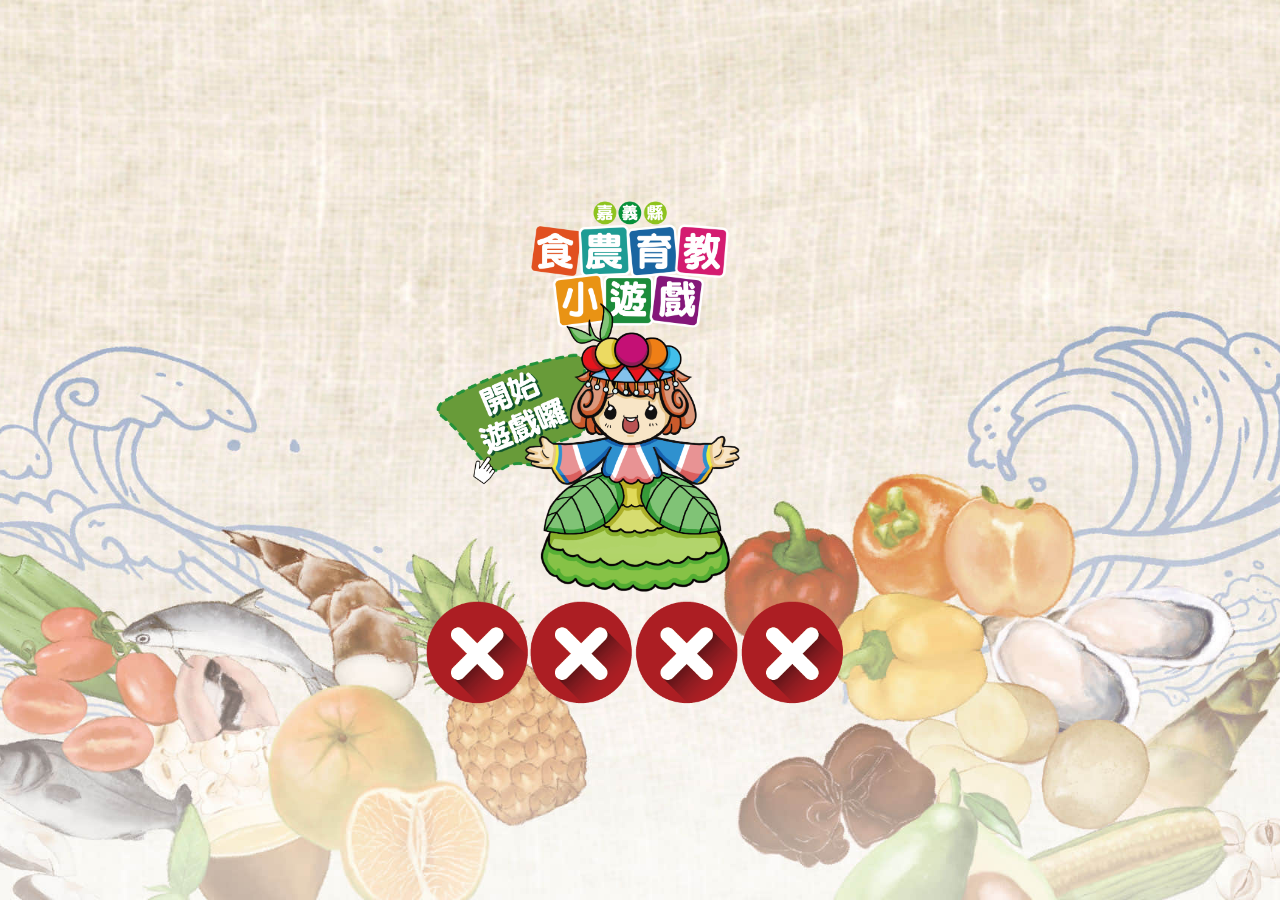
<file: index.html>
<!DOCTYPE html>
<html lang="en">
<head>
    <meta charset="UTF-8">
    <meta name="viewport" content="width=device-width, initial-scale=1.0">
    <meta http-equiv="X-UA-Compatible" content="ie=edge">
    <link rel="stylesheet" href="css/reset.css">
    <link rel="stylesheet" href="css/style.css">
    <link rel="stylesheet" href="css/index.css">
    <title>嘉義縣食農教育小遊戲</title>
</head>
<body>
    <div class="main_home">
        <svg xmlns="http://www.w3.org/2000/svg" xmlns:xlink="http://www.w3.org/1999/xlink" viewBox="0 0 1920 1600">
            <g id="home_1"><image width="294" height="294" transform="translate(836.4 45.84) scale(0.24)" xlink:href="image/home_1.png"/></g>
            <g id="home_2"><image width="294" height="294" transform="translate(912.48 45.84) scale(0.24)" xlink:href="image/home_2.png"/></g>
            <g id="home_3"><image width="294" height="294" transform="translate(989.28 45.84) scale(0.24)" xlink:href="image/home_3.png"/></g>
            <g id="home_4"><image width="632" height="632" transform="translate(648.72 121.44) scale(0.24)" xlink:href="image/home_4.png"/></g>
            <g id="home_5"><image width="660" height="660" transform="translate(792.24 118.08) scale(0.24)" xlink:href="image/home_5.png"/></g>
            <g id="home_6"><image width="673" height="673" transform="translate(937.68 116.4) scale(0.24)" xlink:href="image/home_6.png"/></g>
            <g id="home_7"><image width="681" height="681" transform="translate(1083.84 115.44) scale(0.24)" xlink:href="image/home_7.png"/></g>
            <g id="home_8"><image width="691" height="691" transform="translate(713.52 264.24) scale(0.24)" xlink:href="image/home_8.png"/></g>
            <g id="home_9"><image width="636" height="637" transform="translate(866.88 270.72) scale(0.24)" xlink:href="image/home_9.png"/></g>
            <g id="home_10"><image width="690" height="691" transform="translate(1007.04 264.24) scale(0.24)" xlink:href="image/home_10.png"/></g>
            <g id="home_11"><image width="1894" height="1496" transform="translate(361.44 508.08) scale(0.24)" xlink:href="image/home_11.png"/></g>
            <g id="home_14"><image width="275" height="348" transform="translate(473.04 820.08) scale(0.24)" xlink:href="image/home_14.png"/></g>
            <g id="home_15"><image width="1153" height="1153" transform="translate(409.38 315.61) scale(0.92)" xlink:href="image/home_15.png"/></g>
            <g id="home_12">
                <a href="info.html">
                    <image class="h1" width="1131" height="1039" xlink:href="image/home_12.png"/>
                    <image class="h2" width="1131" height="1040" xlink:href="image/home_13.png"/>
                </a>
            </g>
            <g id="home_16"><a href="#" target="_bank"><image width="335" height="335" transform="translate(330 1260) scale(0.92)" xlink:href="image/error.png"/></a></g>
            <g id="home_17"><a href="#" target="_bank"><image width="335" height="335" transform="translate(645 1260) scale(0.92)" xlink:href="image/error.png"/></a></g>
            <g id="home_18"><a href="#" target="_bank"><image width="335" height="335" transform="translate(965 1260) scale(0.92)" xlink:href="image/error.png"/></a></g>
            <g id="home_19"><a href="#" target="_bank"><image width="335" height="335" transform="translate(1285 1260) scale(0.92)" xlink:href="image/error.png"/></a></g>
        </svg>
    </div>
    <script src="js/jquery-3.5.1.min.js"></script>
    <script src="js/script.js"></script>
</body>
</html>
</file>
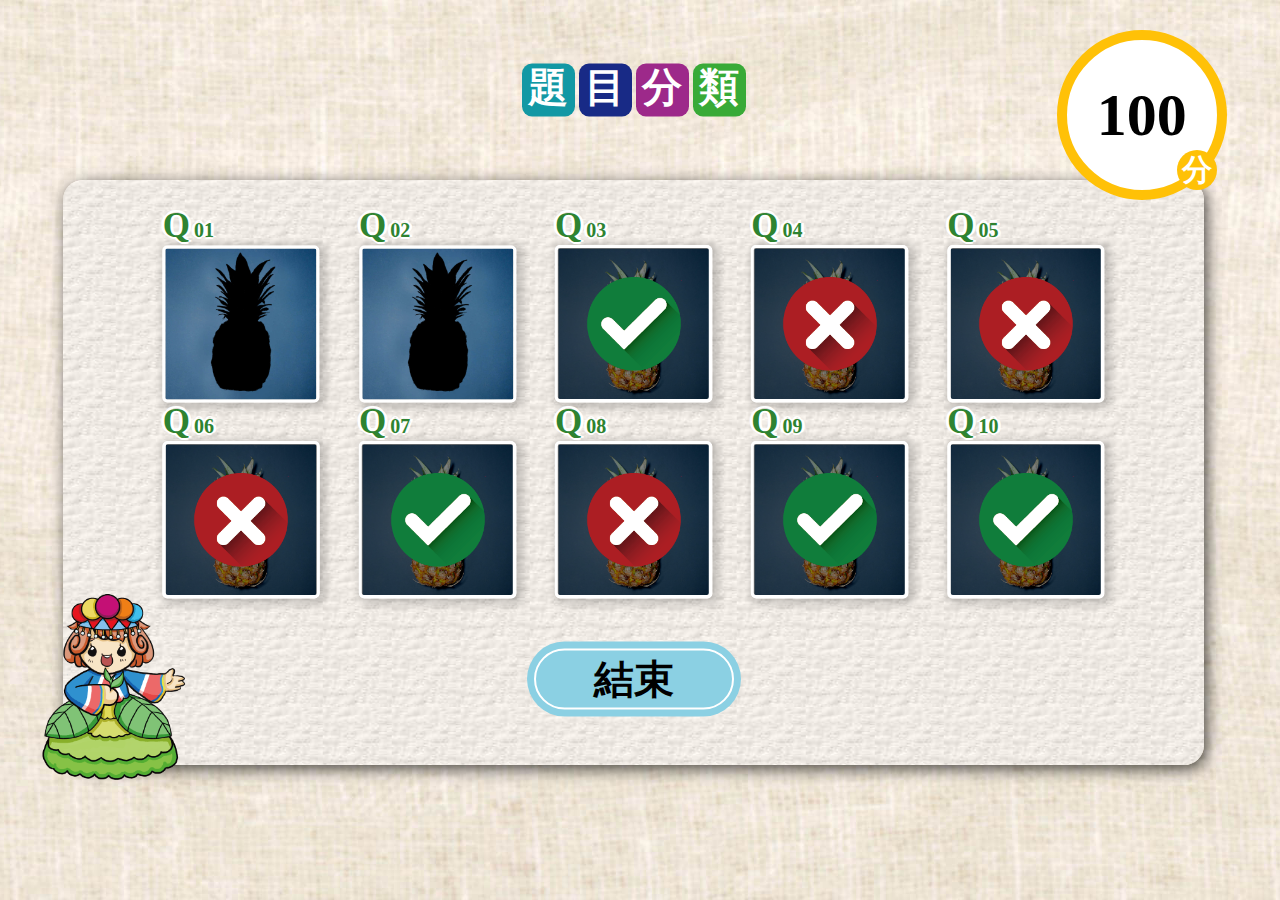
<file: category.html>
<!DOCTYPE html>
<html lang="en">
<head>
    <meta charset="UTF-8">
    <meta name="viewport" content="width=device-width, initial-scale=1.0">
    <meta http-equiv="X-UA-Compatible" content="ie=edge">
    <link rel="stylesheet" href="css/reset.css">
    <link rel="stylesheet" href="css/style.css">
    <link rel="stylesheet" href="css/category.css">
    <title>嘉義縣食農教育小遊戲 - 題目分類</title>
</head>
<body>
    <div class="main_category">
        <div class="title">
            <span>題</span>
            <span>目</span>
            <span>分</span>
            <span>類</span>
        </div>
        <div class="main_category-king">
            <div class="q"><img src="image/q2.png" alt=""></div>
            <div class="fraction">
                <p>100</p>
                <span>分</span>
            </div>
            <div class="question_list">
                <ul>
                    <li>
                        <a href="category_del.html">
                            <p>
                                <span>Q</span>
                                <span>01</span>
                            </p>
                            <img src="image/pic_b.jpg" alt="">
                        </a>
                    </li>
                    <li>
                        <a href="category_del.html">
                            <p>
                                <span>Q</span>
                                <span>02</span>
                            </p>
                            <img src="image/pic_b.jpg" alt="">
                        </a>
                    </li>
                    <li class="correct">
                        <p>
                            <span>Q</span>
                            <span>03</span>
                        </p>
                        <img src="image/pic.jpg" alt="">
                    </li>
                    <li class="error">
                        <p>
                            <span>Q</span>
                            <span>04</span>
                        </p>
                        <img src="image/pic.jpg" alt="">
                    </li>
                    <li class="error">
                        <p>
                            <span>Q</span>
                            <span>05</span>
                        </p>
                        <img src="image/pic.jpg" alt="">
                    </li>
                    <li class="error">
                        <p>
                            <span>Q</span>
                            <span>06</span>
                        </p>
                        <img src="image/pic.jpg" alt="">
                    </li>
                    <li class="correct">
                        <p>
                            <span>Q</span>
                            <span>07</span>
                        </p>
                        <img src="image/pic.jpg" alt="">
                    </li>
                    <li class="error">
                        <p>
                            <span>Q</span>
                            <span>08</span>
                        </p>
                        <img src="image/pic.jpg" alt="">
                    </li>
                    <li class="correct">
                        <p>
                            <span>Q</span>
                            <span>09</span>
                        </p>
                        <img src="image/pic.jpg" alt="">
                    </li class="error">
                    <li class="correct">
                        <p>
                            <span>Q</span>
                            <span>10</span>
                        </p>
                        <img src="image/pic.jpg" alt="">
                    </li>
                </ul>
                <div class="clear"></div>
                <div class="btnWa bul">
                    <button class="button" onclick="location.href='rank.html'">結束</button>
                </div>
            </div>
        </div>
    </div>
    <script src="js/jquery-3.5.1.min.js"></script>
    <script src="js/script.js"></script>
</body>
</html>
</file>
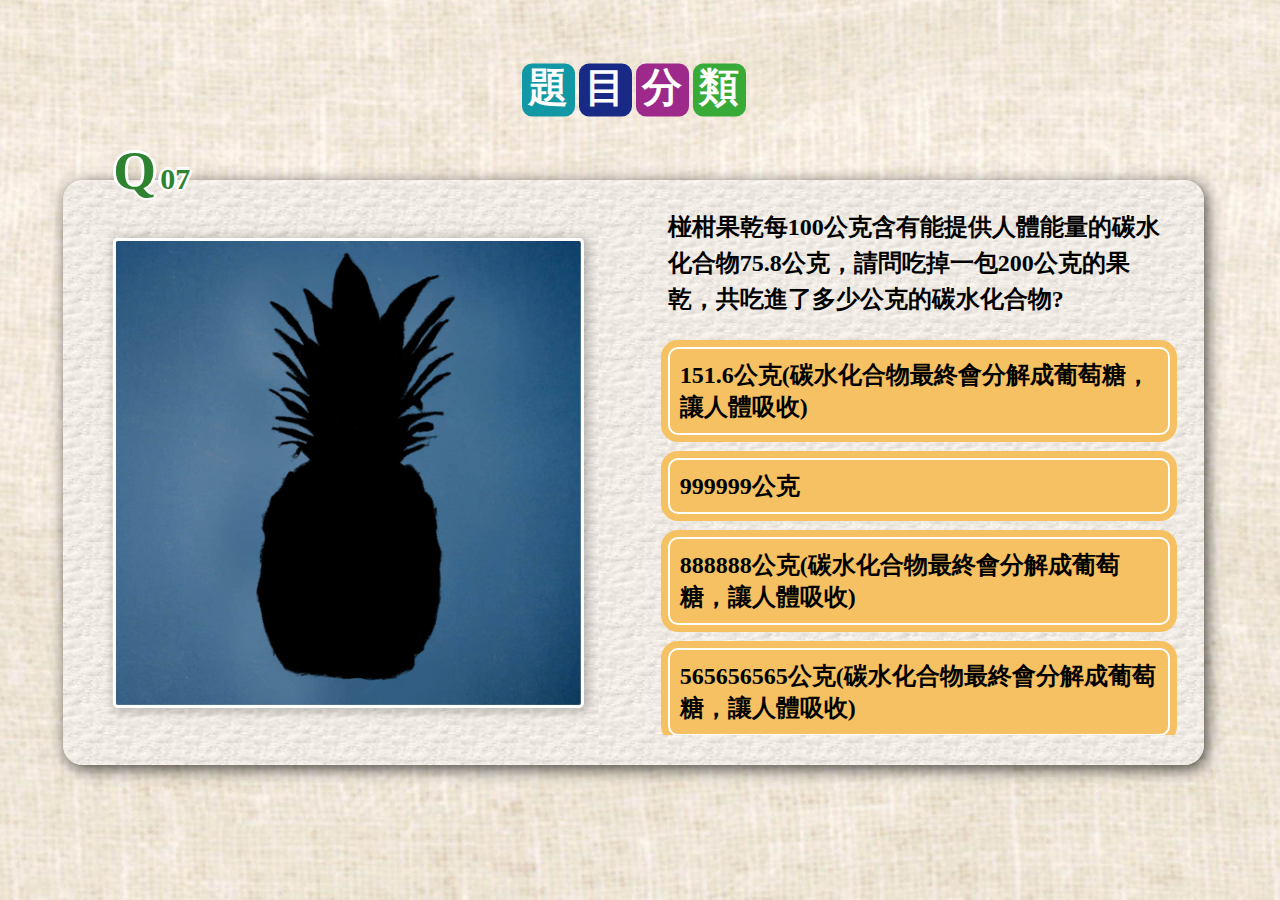
<file: category_del.html>
<!DOCTYPE html>
<html lang="en">
<head>
    <meta charset="UTF-8">
    <meta name="viewport" content="width=device-width, initial-scale=1.0">
    <meta http-equiv="X-UA-Compatible" content="ie=edge">
    <link rel="stylesheet" href="css/reset.css">
    <link rel="stylesheet" href="css/style.css">
    <link rel="stylesheet" href="css/category.css">
    <title>嘉義縣食農教育小遊戲 - 題目分類</title>
</head>
<body>
    <div class="main_category del">
        <div class="title">
            <span>題</span>
            <span>目</span>
            <span>分</span>
            <span>類</span>
        </div>
        <div class="main_category-king">
            <div class="category_left">
                <p>
                    <span>Q</span>
                    <span>07</span>
                </p>
                <div class="wrapper_3dImg">
                    <div class="card">
                        <div class="card-face card-front">
                            <img class="topic" src="image/pic_b.jpg" alt="">
                        </div>
                        <div class="card-face card-back img-4">
                            <div class="imgWa"><img class="ans" src="image/bg_home.jpg" alt=""></div>
                            <div class="imgWa"><img class="ans" src="image/q2.png" alt=""></div>
                            <div class="imgWa"><img class="ans" src="image/q2.png" alt=""></div>
                            <div class="imgWa"><img class="ans" src="image/bg_home.jpg" alt=""></div>
                        </div>
                    </div>
                </div>
            </div>
            <!-- multiple(多選), only(單選) -->
            <div class="category_right multiple">
                <div class="topicTitle">
                    椪柑果乾每100公克含有能提供人體能量的碳水化合物75.8公克，請問吃掉一包200公克的果乾，共吃進了多少公克的碳水化合物?
                </div>
                <div class="btnWa orange">
                    <button class="button">
                        151.6公克(碳水化合物最終會分解成葡萄糖，讓人體吸收)
                    </button>
                    <div class="seal">
                        <img class="correct" src="image/correct_seal.png" alt="">
                        <!-- <img class="error" src="image/error_seal.png" alt=""> -->
                    </div>
                </div>
                <div class="btnWa orange">
                    <button class="button">
                        999999公克
                    </button>
                    <div class="seal">
                        <!-- <img class="correct" src="image/correct_seal.png" alt=""> -->
                        <img class="error" src="image/error_seal.png" alt="">
                    </div>
                </div>
                <div class="btnWa orange">
                    <button class="button">
                        888888公克(碳水化合物最終會分解成葡萄糖，讓人體吸收)
                    </button>
                    <div class="seal">
                        <img class="correct" src="image/correct_seal.png" alt="">
                        <!-- <img class="error" src="image/error_seal.png" alt=""> -->
                    </div>
                </div>
                <div class="btnWa orange">
                    <button class="button">
                        565656565公克(碳水化合物最終會分解成葡萄糖，讓人體吸收)
                    </button>
                    <div class="seal">
                        <img class="correct" src="image/correct_seal.png" alt="">
                        <!-- <img class="error" src="image/error_seal.png" alt=""> -->
                    </div>
                </div>
                <div class="btnWa line_green ans_btn">
                    <button class="button">解答</button>
                </div>
                <div class="btnWa line_red error_border">
                    <button class="button" onclick="location.href='category.html'">下一題</button>
                </div>
            </div>
            <!-- <div class="btnWa line_green ans_btn">
                <button class="button">解答</button>
            </div>
            <div class="btnWa line_red error_border">
                <button class="button" onclick="location.href='category.html'">下一題</button>
            </div> -->
        </div>
    </div>
    <script src="js/jquery-3.5.1.min.js"></script>
    <script src="js/script.js"></script>
</body>
</html>
</file>
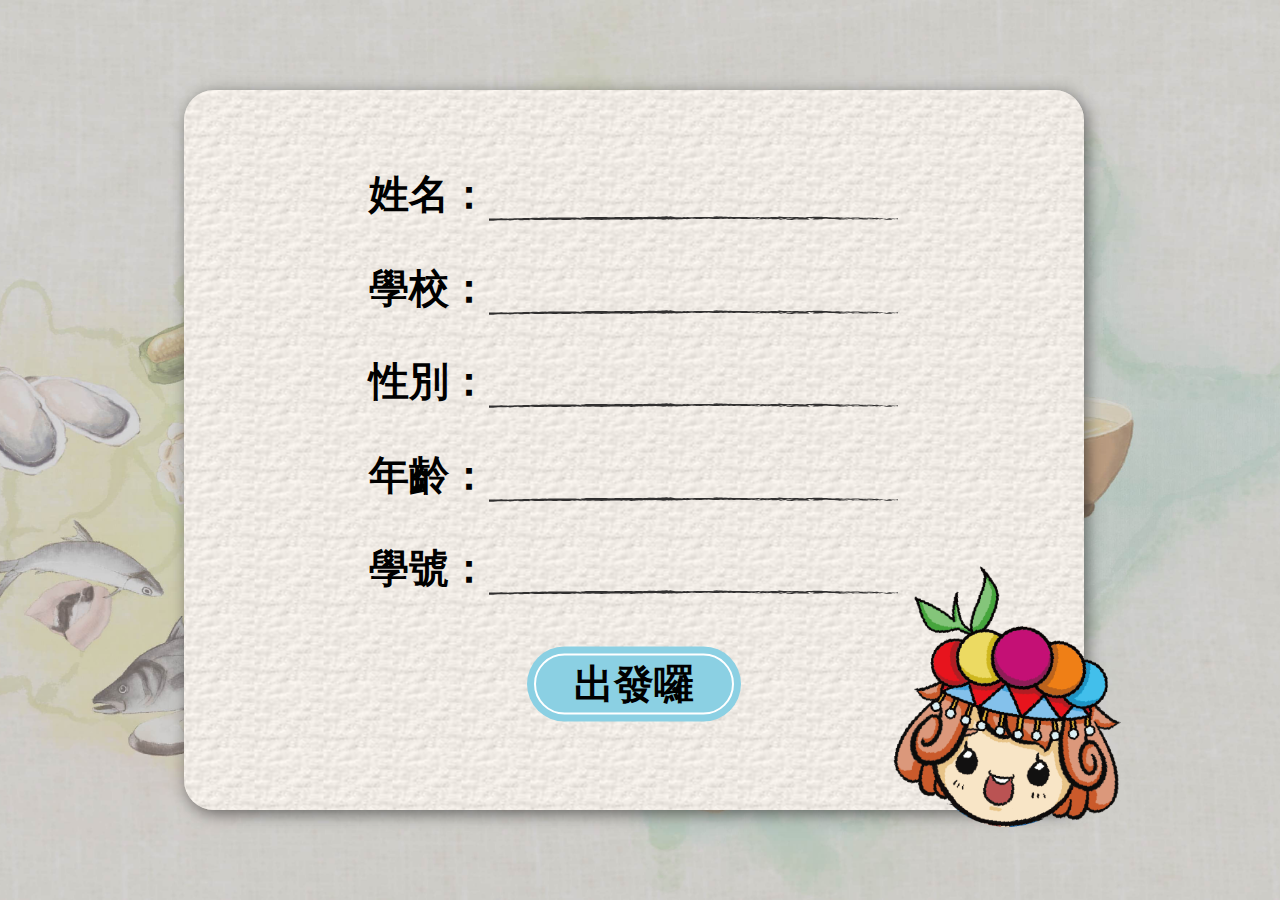
<file: info.html>
<!DOCTYPE html>
<html lang="en">
<head>
    <meta charset="UTF-8">
    <meta name="viewport" content="width=device-width, initial-scale=1.0">
    <meta http-equiv="X-UA-Compatible" content="ie=edge">
    <link rel="stylesheet" href="css/reset.css">
    <link rel="stylesheet" href="css/style.css">
    <link rel="stylesheet" href="css/info.css">
    <title>嘉義縣食農教育小遊戲 - 輸入資料</title>
</head>
<body>
    <div class="main_info">
        <div class="q1">
            <img src="image/q1.png" alt="">
        </div>
        <ul>
            <li>姓名：<span><input type="text"></span></li>
            <li>學校：<span><input type="text"></span></li>
            <li>性別：<span><input type="text"></span></li>
            <li>年齡：<span><input type="text"></span></li>
            <li>學號：<span><input type="text"></span></li>
        </ul>
        <div class="btnWa bul">
            <button class="button" onclick="location.href='role.html'">出發囉</button>
        </div>
    </div>
    <script src="js/jquery-3.5.1.min.js"></script>
    <script src="js/script.js"></script>
</body>
</html>
</file>
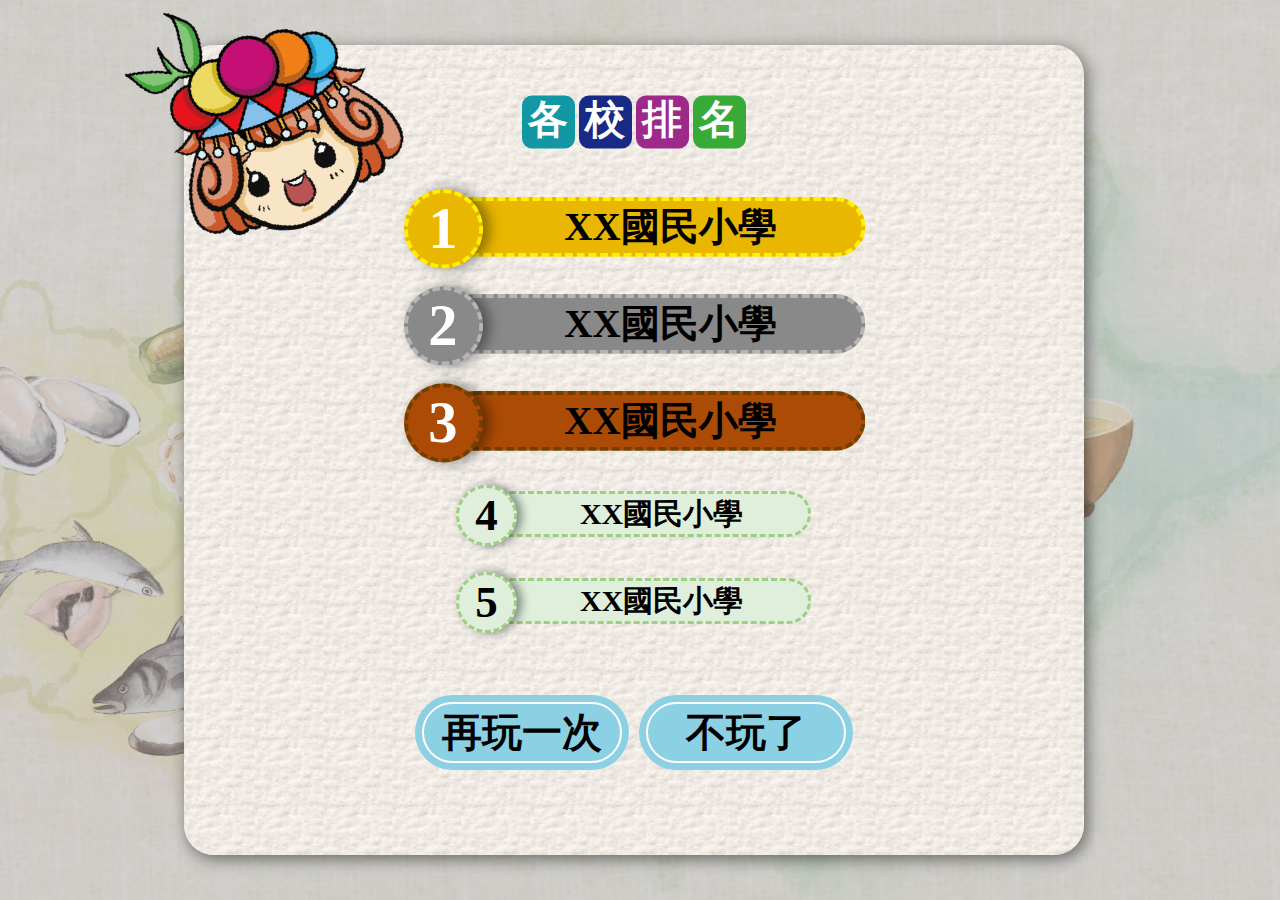
<file: rank.html>
<!DOCTYPE html>
<html lang="en">
<head>
    <meta charset="UTF-8">
    <meta name="viewport" content="width=device-width, initial-scale=1.0">
    <meta http-equiv="X-UA-Compatible" content="ie=edge">
    <link rel="stylesheet" href="css/reset.css">
    <link rel="stylesheet" href="css/style.css">
    <link rel="stylesheet" href="css/rank.css">
    <title>嘉義縣食農教育小遊戲 - 輸入資料</title>
</head>
<body>
    <div class="main_rank">
        <div class="title">
            <span>各</span>
            <span>校</span>
            <span>排</span>
            <span>名</span>
        </div>
        <div class="q1">
            <img src="image/q1.png" alt="">
        </div>
        <ul>
            <li><span>1</span><span>XX國民小學</span></li>
            <li><span>2</span><span>XX國民小學</span></li>
            <li><span>3</span><span>XX國民小學</span></li>
            <li><span>4</span><span>XX國民小學</span></li>
            <li><span>5</span><span>XX國民小學</span></li>
        </ul>
        <div class="btnWa bul">
            <button class="button" onclick="location.href='role.html'">再玩一次</button>
            <button class="button" onclick="location.href='index.html'">不玩了</button>
        </div>
    </div>
    <script src="js/jquery-3.5.1.min.js"></script>
    <script src="js/script.js"></script>
</body>
</html>
</file>
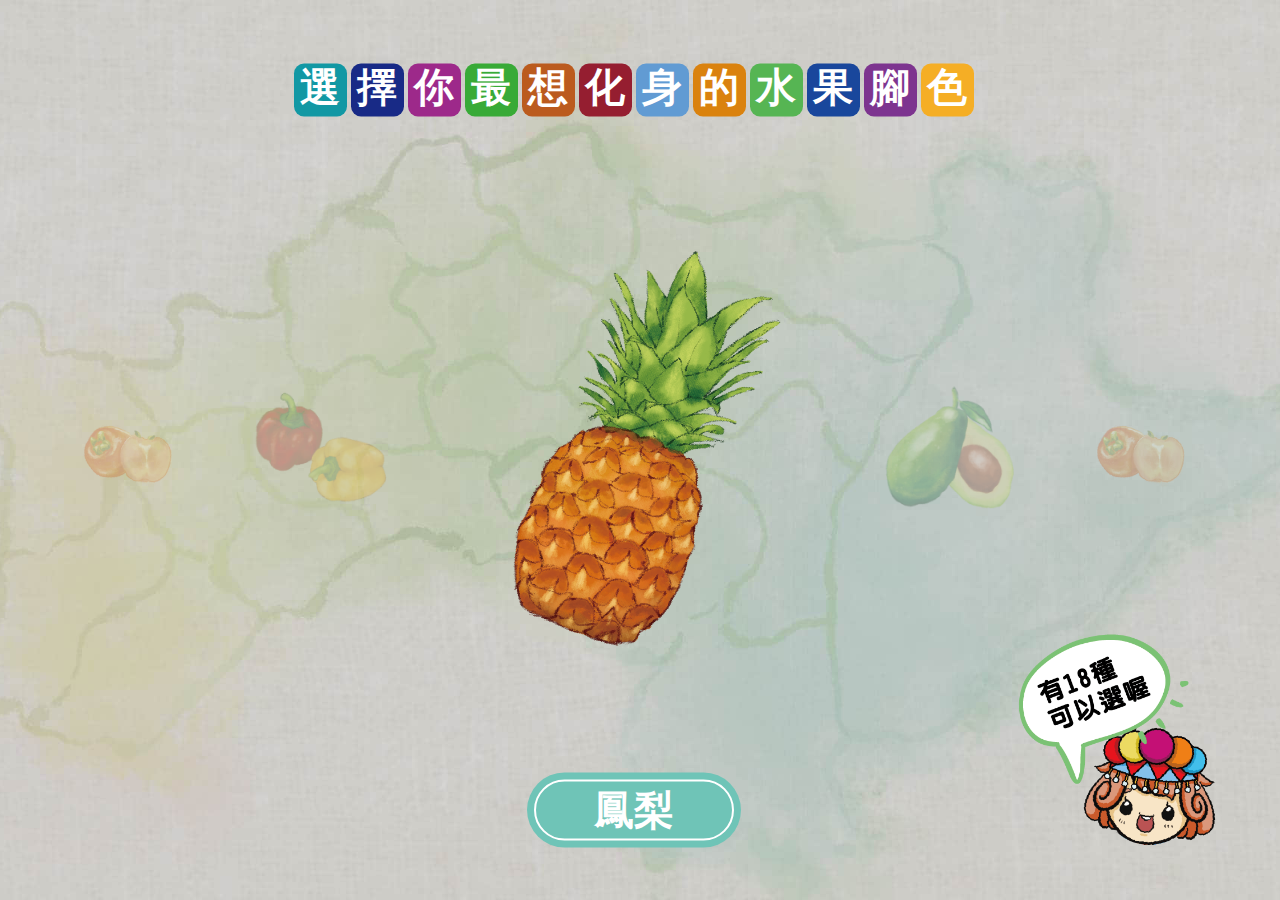
<file: role.html>
<!DOCTYPE html>
<html lang="en">
<head>
    <meta charset="UTF-8">
    <meta name="viewport" content="width=device-width, initial-scale=1.0">
    <meta http-equiv="X-UA-Compatible" content="ie=edge">
    <link rel="stylesheet" href="css/reset.css">
    <link rel="stylesheet" href="css/style.css">
    <link rel="stylesheet" href="css/role.css">
    <title>嘉義縣食農教育小遊戲 - 腳色選擇</title>
</head>
<body>
    <div class="main_role">
        <div class="title">
            <span>選</span>
            <span>擇</span>
            <span>你</span>
            <span>最</span>
            <span>想</span>
            <span>化</span>
            <span>身</span>
            <span>的</span>
            <span>水</span>
            <span>果</span>
            <span>腳</span>
            <span>色</span>
        </div>
        <div class="q3">
            <img src="image/q3.png" alt="">
        </div>
        <div class="main_role-king">
            <div class="carousel">
                <div class="htmleaf-container">
                    <div class="htmleaf-content">
                        <div id="vitrine" class="container">
                            <div data-desc="鳳梨">
                                <img src="image/fruit-1.png">
                            </div>
                            <div data-desc="酪梨">
                                <img src="image/fruit-2.png">
                            </div>
                            <div data-desc="柿子">
                                <img src="image/fruit-3.png">
                            </div>
                            <div data-desc="青椒">
                                <img src="image/fruit-4.png">
                            </div>
                            <div data-desc="鳳梨">
                                <img src="image/fruit-1.png">
                            </div>
                            <div data-desc="酪梨">
                                <img src="image/fruit-2.png">
                            </div>
                            <div data-desc="柿子">
                                <img src="image/fruit-3.png">
                            </div>
                            <div data-desc="青椒">
                                <img src="image/fruit-4.png">
                            </div>
                        </div>
                    </div>
                </div>
            </div>
        </div>
        <div class="btnWa tif">
            <button class="button" onclick="location.href='role_del.html'">鳳梨</button>
        </div>
    </div>
    <script src="js/jquery-3.5.1.min.js"></script>
    <script src="js/script.js"></script>
    <script src="js/jQuery.vitrine.js"></script>
</body>
</html>
</file>
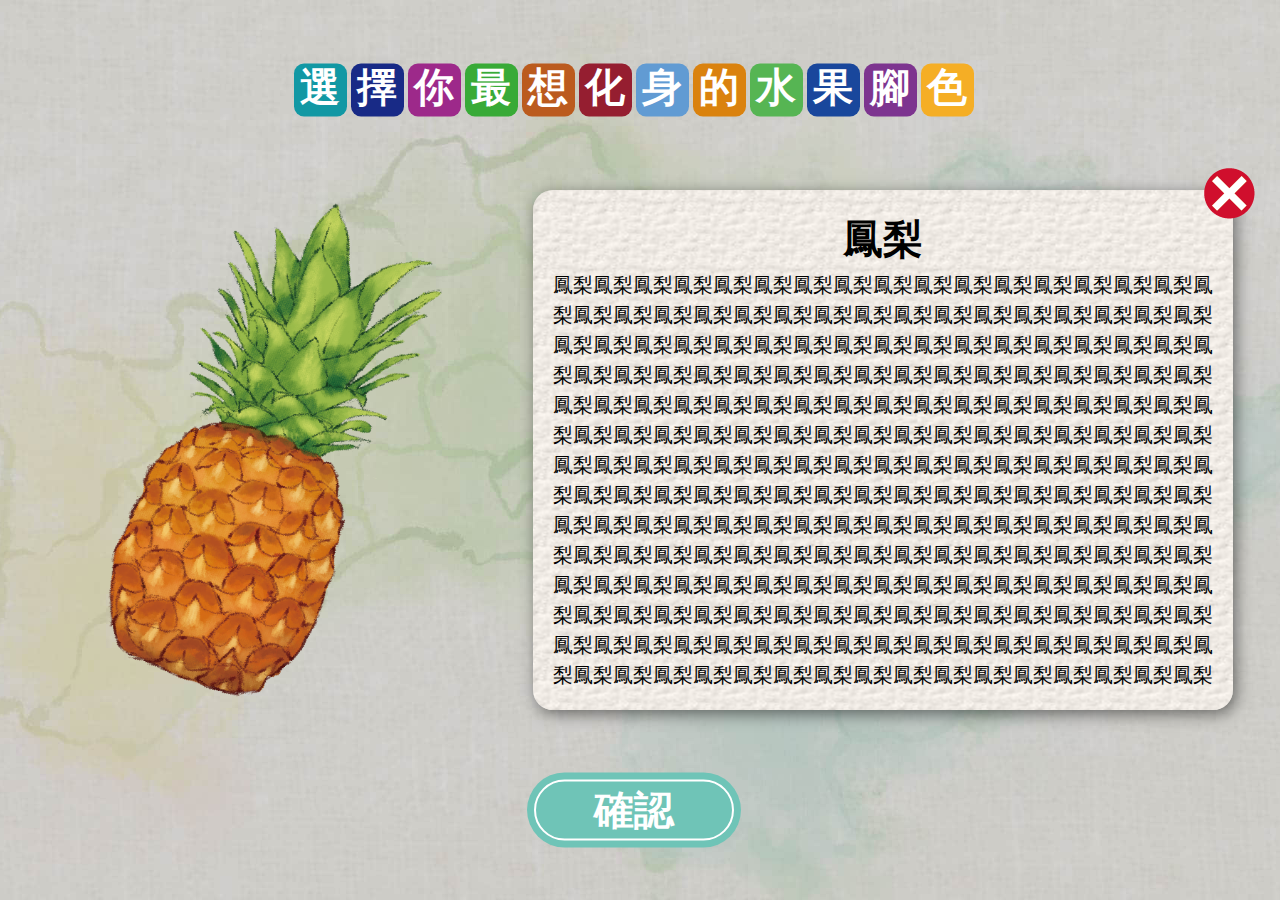
<file: role_del.html>
<!DOCTYPE html>
<html lang="en">
<head>
    <meta charset="UTF-8">
    <meta name="viewport" content="width=device-width, initial-scale=1.0">
    <meta http-equiv="X-UA-Compatible" content="ie=edge">
    <link rel="stylesheet" href="css/reset.css">
    <link rel="stylesheet" href="css/style.css">
    <link rel="stylesheet" href="css/role.css">
    <title>嘉義縣食農教育小遊戲 - 腳色說明</title>
</head>
<body>
    <div class="main_role">
        <div class="title">
            <span>選</span>
            <span>擇</span>
            <span>你</span>
            <span>最</span>
            <span>想</span>
            <span>化</span>
            <span>身</span>
            <span>的</span>
            <span>水</span>
            <span>果</span>
            <span>腳</span>
            <span>色</span>
        </div>
        <div class="main_role-king del">
            <div class="king-left">
                <div class="img"><img src="image/fruit-1.png" alt=""></div>
            </div>
            <div class="king-right">
                <div class="king-right--warp">
                    <a class="del_btn" href="role.html">
                        <img src="image/del_btn.png" alt="">
                    </a>
                    <div class="king-right--tltle">鳳梨</div>
                    <div class="king-right--cont">鳳梨鳳梨鳳梨鳳梨鳳梨鳳梨鳳梨鳳梨鳳梨鳳梨鳳梨鳳梨鳳梨鳳梨鳳梨鳳梨鳳梨鳳梨鳳梨鳳梨鳳梨鳳梨鳳梨鳳梨鳳梨鳳梨鳳梨鳳梨鳳梨鳳梨鳳梨鳳梨鳳梨鳳梨鳳梨鳳梨鳳梨鳳梨鳳梨鳳梨鳳梨鳳梨鳳梨鳳梨鳳梨鳳梨鳳梨鳳梨鳳梨鳳梨鳳梨鳳梨鳳梨鳳梨鳳梨鳳梨鳳梨鳳梨鳳梨鳳梨鳳梨鳳梨鳳梨鳳梨鳳梨鳳梨鳳梨鳳梨鳳梨鳳梨鳳梨鳳梨鳳梨鳳梨鳳梨鳳梨鳳梨鳳梨鳳梨鳳梨鳳梨鳳梨鳳梨鳳梨鳳梨鳳梨鳳梨鳳梨鳳梨鳳梨鳳梨鳳梨鳳梨鳳梨鳳梨鳳梨鳳梨鳳梨鳳梨鳳梨鳳梨鳳梨鳳梨鳳梨鳳梨鳳梨鳳梨鳳梨鳳梨鳳梨鳳梨鳳梨鳳梨鳳梨鳳梨鳳梨鳳梨鳳梨鳳梨鳳梨鳳梨鳳梨鳳梨鳳梨鳳梨鳳梨鳳梨鳳梨鳳梨鳳梨鳳梨鳳梨鳳梨鳳梨鳳梨鳳梨鳳梨鳳梨鳳梨鳳梨鳳梨鳳梨鳳梨鳳梨鳳梨鳳梨鳳梨鳳梨鳳梨鳳梨鳳梨鳳梨鳳梨鳳梨鳳梨鳳梨鳳梨鳳梨鳳梨鳳梨鳳梨鳳梨鳳梨鳳梨鳳梨鳳梨鳳梨鳳梨鳳梨鳳梨鳳梨鳳梨鳳梨鳳梨鳳梨鳳梨鳳梨鳳梨鳳梨鳳梨鳳梨鳳梨鳳梨鳳梨鳳梨鳳梨鳳梨鳳梨鳳梨鳳梨鳳梨鳳梨鳳梨鳳梨鳳梨鳳梨鳳梨鳳梨鳳梨鳳梨鳳梨鳳梨鳳梨鳳梨鳳梨鳳梨鳳梨鳳梨鳳梨鳳梨鳳梨鳳梨鳳梨鳳梨鳳梨鳳梨鳳梨鳳梨鳳梨鳳梨鳳梨鳳梨鳳梨鳳梨鳳梨鳳梨鳳梨鳳梨鳳梨鳳梨鳳梨鳳梨鳳梨鳳梨鳳梨鳳梨鳳梨鳳梨鳳梨鳳梨鳳梨鳳梨鳳梨鳳梨鳳梨鳳梨鳳梨鳳梨鳳梨鳳梨鳳梨鳳梨鳳梨鳳梨鳳梨鳳梨鳳梨鳳梨鳳梨鳳梨鳳梨鳳梨鳳梨鳳梨鳳梨鳳梨鳳梨鳳梨鳳梨鳳梨鳳梨鳳梨鳳梨鳳梨鳳梨鳳梨鳳梨鳳梨鳳梨鳳梨鳳梨鳳梨鳳梨鳳梨鳳梨鳳梨鳳梨鳳梨鳳梨鳳梨鳳梨鳳梨鳳梨鳳梨鳳梨鳳梨鳳梨鳳梨鳳梨鳳梨鳳梨鳳梨鳳梨鳳梨鳳梨鳳梨鳳梨鳳梨鳳梨鳳梨鳳梨鳳梨鳳梨鳳梨鳳梨鳳梨鳳梨鳳梨鳳梨鳳梨</div>
                </div>
            </div>
        </div>
        <div class="btnWa tif">
            <button class="button" onclick="location.href='category.html'">確認</button>
        </div>
    </div>
    <script src="js/jquery-3.5.1.min.js"></script>
    <script src="js/script.js"></script>
</body>
</html>
</file>
<file: css/style.css>
body {
  width: 99vw;
  height: 80%;
  display: block;
  float: left;
  position: relative;
  overflow: hidden;
  background-position: center center;
  background-repeat: no-repeat;
  background-size: cover;
}

@media screen and (max-width: 979px) {
  body {
    overflow-x: hidden;
    overflow-y: auto;
    background-color: #c9c8c3;
    background-image: url(../image/info_bg.jpg);
  }
}

.clear {
  clear: both;
}

body, input, button {
  font-family: Microsoft JhengHei;
  outline: none;
}

.mask {
  position: absolute;
  width: 100%;
  height: 100%;
  background-color: rgba(0, 0, 0, 0.8);
  z-index: 99;
  color: #ffffff;
  display: inline-block;
  text-align: center;
  vertical-align: middle;
}

.mask::before {
  content: '';
  height: 100%;
  display: inline-block;
  vertical-align: middle;
}

@-webkit-keyframes animation_a1 {
  0% {
    -webkit-transform: translateY(5px);
            transform: translateY(5px);
  }
  50% {
    -webkit-transform: translateY(0px);
            transform: translateY(0px);
  }
  100% {
    -webkit-transform: translateY(5px);
            transform: translateY(5px);
  }
}

@keyframes animation_a1 {
  0% {
    -webkit-transform: translateY(5px);
            transform: translateY(5px);
  }
  50% {
    -webkit-transform: translateY(0px);
            transform: translateY(0px);
  }
  100% {
    -webkit-transform: translateY(5px);
            transform: translateY(5px);
  }
}

@-webkit-keyframes animation_a2 {
  0% {
    -webkit-transform: translateY(0px);
            transform: translateY(0px);
  }
  50% {
    -webkit-transform: translateY(5px);
            transform: translateY(5px);
  }
  100% {
    -webkit-transform: translateY(0px);
            transform: translateY(0px);
  }
}

@keyframes animation_a2 {
  0% {
    -webkit-transform: translateY(0px);
            transform: translateY(0px);
  }
  50% {
    -webkit-transform: translateY(5px);
            transform: translateY(5px);
  }
  100% {
    -webkit-transform: translateY(0px);
            transform: translateY(0px);
  }
}

@-webkit-keyframes animation_c1 {
  0% {
    -webkit-transform: scale(0.9);
            transform: scale(0.9);
  }
  50% {
    -webkit-transform: scale(1);
            transform: scale(1);
  }
  75% {
    -webkit-transform: scale(1) translateY(15px);
            transform: scale(1) translateY(15px);
  }
  85% {
    -webkit-transform: scale(1) translateY(0px);
            transform: scale(1) translateY(0px);
  }
  100% {
    -webkit-transform: scale(1) translateY(15px);
            transform: scale(1) translateY(15px);
  }
}

@keyframes animation_c1 {
  0% {
    -webkit-transform: scale(0.9);
            transform: scale(0.9);
  }
  50% {
    -webkit-transform: scale(1);
            transform: scale(1);
  }
  75% {
    -webkit-transform: scale(1) translateY(15px);
            transform: scale(1) translateY(15px);
  }
  85% {
    -webkit-transform: scale(1) translateY(0px);
            transform: scale(1) translateY(0px);
  }
  100% {
    -webkit-transform: scale(1) translateY(15px);
            transform: scale(1) translateY(15px);
  }
}

@-webkit-keyframes animation_c2 {
  0% {
    -webkit-transform: translateY(5px);
            transform: translateY(5px);
  }
  50% {
    -webkit-transform: translateY(0);
            transform: translateY(0);
  }
  100% {
    -webkit-transform: translateY(5px);
            transform: translateY(5px);
  }
}

@keyframes animation_c2 {
  0% {
    -webkit-transform: translateY(5px);
            transform: translateY(5px);
  }
  50% {
    -webkit-transform: translateY(0);
            transform: translateY(0);
  }
  100% {
    -webkit-transform: translateY(5px);
            transform: translateY(5px);
  }
}

.btnWa {
  margin: 0 auto;
  width: 200px;
}

.btnWa .button {
  font-size: 40px;
  width: 100%;
  border-radius: 50px;
  border: 2px solid #ffffff;
  font-weight: bold;
  position: relative;
  top: 50%;
  left: 50%;
  -webkit-transform: translate(-50%, -50%);
          transform: translate(-50%, -50%);
  -webkit-transition: 0.4s all;
  transition: 0.4s all;
}

.btnWa .button:hover {
  -webkit-transition: 0.4s all;
  transition: 0.4s all;
  cursor: pointer;
}

.btnWa.bul .button {
  background-color: #8BD0E3;
  -webkit-box-shadow: 0 0 0px 7px #8BD0E3;
          box-shadow: 0 0 0px 7px #8BD0E3;
}

.btnWa.bul .button:hover {
  background-color: #60a8bc;
  -webkit-box-shadow: 0 0 0px 7px #60a8bc;
          box-shadow: 0 0 0px 7px #60a8bc;
}

.btnWa.tif .button {
  color: #ffffff;
  background-color: #6FC4B7;
  -webkit-box-shadow: 0 0 0px 7px #6FC4B7;
          box-shadow: 0 0 0px 7px #6FC4B7;
}

.btnWa.tif .button:hover {
  background-color: #56a095;
  -webkit-box-shadow: 0 0 0px 7px #56a095;
          box-shadow: 0 0 0px 7px #56a095;
}

.btnWa.orange .button {
  color: #000000;
  background-color: #F6C162;
  -webkit-box-shadow: 0 0 0px 7px #F6C162;
          box-shadow: 0 0 0px 7px #F6C162;
}

.btnWa.orange .button.active, .btnWa.orange .button:disabled.active:hover {
  background-color: #E75948;
  -webkit-box-shadow: 0 0 0px 7px #E75948;
          box-shadow: 0 0 0px 7px #E75948;
}

.btnWa.orange .button:disabled:hover {
  background-color: #F6C162;
  -webkit-box-shadow: 0 0 0px 7px #F6C162;
          box-shadow: 0 0 0px 7px #F6C162;
}

.btnWa[class*="line_"] .button {
  border: 0px;
  border-radius: 0px;
  padding: 10px;
}

.btnWa.line_green .button {
  color: #138C43;
  background: url(../image/correct_border.png) no-repeat center;
  background-size: 100% 100%;
}

.btnWa.line_green .button:hover {
  color: #138C43;
  background-color: rgba(19, 140, 67, 0.3);
}

.btnWa.line_red .button {
  color: #c1172b;
  background: url(../image/error_border.png) no-repeat center;
  background-size: 100% 100%;
}

.btnWa.line_red .button:hover {
  color: #c1172b;
  background-color: rgba(193, 23, 43, 0.3);
}

.title {
  font-size: 40px;
  font-weight: bold;
  text-align: center;
}

.title span {
  border-radius: 10px;
  color: #ffffff;
  width: 53px;
  height: 53px;
  display: inline-block;
  text-align: center;
  line-height: 47px;
  margin: 0 -3px;
  position: relative;
  top: 50%;
  -webkit-transform: translateY(-50%);
          transform: translateY(-50%);
}

.title span:nth-of-type(1) {
  background: #1298A4;
}

.title span:nth-of-type(2) {
  background: #182A86;
}

.title span:nth-of-type(3) {
  background: #9D298A;
}

.title span:nth-of-type(4) {
  background: #38AA37;
}

.title span:nth-of-type(5) {
  background: #BB5B1E;
}

.title span:nth-of-type(6) {
  background: #951E30;
}

.title span:nth-of-type(7) {
  background: #619BD3;
}

.title span:nth-of-type(8) {
  background: #DA820E;
}

.title span:nth-of-type(9) {
  background: #56B553;
}

.title span:nth-of-type(10) {
  background: #19479C;
}

.title span:nth-of-type(11) {
  background: #7D348F;
}

.title span:nth-of-type(12) {
  background: #F5AE25;
}

@media screen and (max-width: 979px) {
  .btnWa .button {
    font-size: 21px;
    padding: 2px;
    -webkit-transform: translate(-50%, -50%) scale(0.9);
            transform: translate(-50%, -50%) scale(0.9);
  }
  .title {
    font-size: 20px;
    padding: 5px;
    font-size: 30px;
  }
  .title span {
    width: 40px;
    height: 40px;
    line-height: 40px;
  }
}
/*# sourceMappingURL=style.css.map */
</file>
<file: css/index.css>
body {
  background-image: url(../image/bg_home.jpg);
}

.main_home {
  width: 100%;
  height: 100%;
}

.main_home svg {
  position: absolute;
  left: 50%;
  top: 50%;
  -webkit-transform: translate(-50%, -50%);
          transform: translate(-50%, -50%);
  max-height: 100%;
}

.main_home svg g {
  -webkit-animation-duration: 1s;
          animation-duration: 1s;
  -webkit-animation-timing-function: ease;
          animation-timing-function: ease;
  -webkit-animation-iteration-count: infinite;
          animation-iteration-count: infinite;
}

.main_home svg #home_4, .main_home svg #home_6, .main_home svg #home_8, .main_home svg #home_10 {
  -webkit-animation-name: animation_a1;
          animation-name: animation_a1;
}

.main_home svg #home_5, .main_home svg #home_7, .main_home svg #home_9 {
  -webkit-animation-name: animation_a2;
          animation-name: animation_a2;
}

.main_home svg #home_12 {
  -webkit-transform: translate(-19px, -9px);
          transform: translate(-19px, -9px);
}

.main_home svg #home_12 .h1 {
  -webkit-transform: translate(516.48px, 577.92px) scale(0.24);
          transform: translate(516.48px, 577.92px) scale(0.24);
}

.main_home svg #home_12 .h2 {
  -webkit-transform: translate(508.32px, 573.36px) scale(0.24);
          transform: translate(508.32px, 573.36px) scale(0.24);
}

.main_home svg #home_12:hover .h2 {
  -webkit-transform: translate(513.48px, 574.92px) scale(0.24);
          transform: translate(513.48px, 574.92px) scale(0.24);
}

.main_home svg #home_14 {
  -webkit-transform-origin: top;
          transform-origin: top;
  -webkit-animation-name: animation_c2;
          animation-name: animation_c2;
}

.main_home svg #home_15 {
  -webkit-transform-origin: top;
          transform-origin: top;
  -webkit-animation-name: animation_c1;
          animation-name: animation_c1;
  -webkit-animation-iteration-count: 1;
          animation-iteration-count: 1;
}

@media screen and (max-width: 979px) {
  body {
    background-image: url(../image/bg_home-m.jpg);
  }
  .main_home {
    width: 100%;
    height: 100%;
    overflow: hidden;
  }
  .main_home svg {
    width: 150%;
    position: relative;
  }
}
/*# sourceMappingURL=index.css.map */
</file>
<file: css/category.css>
body {
  background-image: url(../image/category_bg.jpg);
}

.main_category {
  height: 100%;
}

.main_category .title {
  height: 20vh;
}

.main_category .main_category-king {
  position: relative;
  width: 1200px;
  height: auto;
  min-height: 65vh;
  max-width: 90%;
  margin: 0 auto;
  border-radius: 20px;
  -webkit-box-sizing: border-box;
          box-sizing: border-box;
  background: url(../image/popups_bg.jpg) repeat center center;
  -webkit-box-shadow: 3px 4px 16px rgba(0, 0, 0, 0.7);
          box-shadow: 3px 4px 16px rgba(0, 0, 0, 0.7);
}

.main_category .main_category-king .q {
  position: absolute;
  width: 150px;
  bottom: -23px;
  left: -23px;
  z-index: 1;
}

.main_category .main_category-king .q img {
  max-width: 100%;
}

.main_category .main_category-king .fraction {
  position: absolute;
  top: -150px;
  right: -23px;
  font-size: 60px;
  font-weight: bold;
  min-width: 150px;
  height: 150px;
  background: #ffffff;
  border-radius: 100px;
  border: 10px solid #FFC107;
  z-index: 1;
}

.main_category .main_category-king .fraction p {
  position: absolute;
  top: 50%;
  left: 50%;
  -webkit-transform: translate(-50%, -50%);
          transform: translate(-50%, -50%);
}

.main_category .main_category-king .fraction span {
  font-size: 30px;
  position: absolute;
  background: #FFC107;
  color: #ffffff;
  border-radius: 50px;
  bottom: 0;
  right: 0;
  padding: 5px;
}

.main_category .main_category-king .question_list {
  width: 100%;
  height: 100%;
}

.main_category .main_category-king .question_list ul {
  padding: 4% 2% 10%;
  width: 90%;
  -webkit-box-sizing: border-box;
          box-sizing: border-box;
  display: block;
  float: left;
  position: relative;
  top: 0;
  left: 50%;
  -webkit-transform: translate(-50%, 0%);
          transform: translate(-50%, 0%);
  margin-bottom: 30px;
}

.main_category .main_category-king .question_list ul li {
  width: 16%;
  height: 0;
  padding-bottom: 16%;
  margin: 2%;
  float: left;
  position: relative;
}

.main_category .main_category-king .question_list ul li p {
  position: absolute;
  top: -37px;
  z-index: 1;
}

.main_category .main_category-king .question_list ul li p span {
  font-size: 35px;
  color: #2e8331;
  font-weight: bold;
  text-shadow: -3px 0 #ffffff, 0 2px #ffffff, 3px 0 #ffffff, 0 -3px #ffffff;
}

.main_category .main_category-king .question_list ul li p span:nth-of-type(2) {
  font-size: 20px;
}

.main_category .main_category-king .question_list ul li img {
  border-radius: 5px;
  max-width: 100%;
  max-height: 100%;
  position: absolute;
  left: 50%;
  top: 50%;
  -webkit-transform: translate(-50%, -50%);
          transform: translate(-50%, -50%);
  border: 3px solid #ffffff;
  -webkit-box-sizing: border-box;
          box-sizing: border-box;
  -webkit-box-shadow: 3px 2px 9px 3px rgba(0, 0, 0, 0.2);
          box-shadow: 3px 2px 9px 3px rgba(0, 0, 0, 0.2);
}

.main_category .main_category-king .question_list ul li.correct::before, .main_category .main_category-king .question_list ul li.error::before {
  border-radius: 5px;
  content: '';
  position: absolute;
  width: 100%;
  height: 100%;
  left: 0;
  top: 0;
  -webkit-box-sizing: border-box;
          box-sizing: border-box;
  border: 3px solid #ffffff;
  background: rgba(0, 0, 0, 0.5);
  z-index: 1;
}

.main_category .main_category-king .question_list ul li.correct::after, .main_category .main_category-king .question_list ul li.error::after {
  content: '';
  position: absolute;
  width: 100%;
  height: 100%;
  left: 0;
  top: 0;
  z-index: 2;
}

.main_category .main_category-king .question_list ul li.correct::after {
  background: url(../image/correct.png) no-repeat center center;
  background-size: 60%;
}

.main_category .main_category-king .question_list ul li.error::after {
  background: url(../image/error.png) no-repeat center center;
  background-size: 60%;
}

.main_category .main_category-king .question_list .btnWa {
  position: absolute;
  bottom: 25px;
  left: 50%;
  -webkit-transform: translateX(-50%);
          transform: translateX(-50%);
}

.main_category.del .main_category-king {
  height: 65vh;
}

.main_category.del .main_category-king .category_left {
  height: 100%;
  width: 50%;
  padding: 50px;
  -webkit-box-sizing: border-box;
          box-sizing: border-box;
  position: relative;
  display: block;
  float: left;
}

.main_category.del .main_category-king .category_left p {
  position: absolute;
  top: -37px;
}

.main_category.del .main_category-king .category_left p span {
  font-size: 55px;
  color: #2e8331;
  font-weight: bold;
  text-shadow: -3px 0 #ffffff, 0 2px #ffffff, 3px 0 #ffffff, 0 -3px #ffffff;
}

.main_category.del .main_category-king .category_left p span:nth-of-type(2) {
  font-size: 30px;
}

.main_category.del .main_category-king .category_left .wrapper_3dImg {
  width: 100%;
  height: 100%;
  -webkit-perspective: 600px;
  perspective: 600px;
}

.main_category.del .main_category-king .category_left .card {
  position: relative;
  width: 100%;
  height: 100%;
  -webkit-transition: -webkit-transform 1s;
  transition: -webkit-transform 1s;
  transition: transform 1s;
  transition: transform 1s, -webkit-transform 1s;
  -webkit-transform-style: preserve-3d;
          transform-style: preserve-3d;
  cursor: pointer;
}

.main_category.del .main_category-king .category_left .card.active {
  -webkit-transform: rotateY(180deg);
          transform: rotateY(180deg);
}

.main_category.del .main_category-king .category_left .card.active .card-front {
  -webkit-transition: 0.4s;
  transition: 0.4s;
  opacity: 0;
}

.main_category.del .main_category-king .category_left .card-face {
  position: absolute;
  width: 100%;
  height: 100%;
  -webkit-backface-visibility: hidden;
          backface-visibility: hidden;
}

.main_category.del .main_category-king .category_left .card-face.card-back {
  -webkit-transform: rotateY(180deg);
          transform: rotateY(180deg);
}

.main_category.del .main_category-king .category_left .card-face.card-back .imgWa {
  padding: 5px;
  width: 100%;
  top: 0;
  left: 50%;
  -webkit-transform: translate(-50%, 0%);
          transform: translate(-50%, 0%);
  position: relative;
  -webkit-box-sizing: border-box;
          box-sizing: border-box;
}

.main_category.del .main_category-king .category_left .card-face.card-back.img-1 .imgWa {
  height: 100%;
}

.main_category.del .main_category-king .category_left .card-face.card-back.img-2 .imgWa {
  height: 50%;
}

.main_category.del .main_category-king .category_left .card-face.card-back.img-3 .imgWa {
  height: 50%;
}

.main_category.del .main_category-king .category_left .card-face.card-back.img-3 .imgWa:nth-of-type(2), .main_category.del .main_category-king .category_left .card-face.card-back.img-3 .imgWa:nth-of-type(3) {
  width: 50%;
  height: 50%;
  left: 0;
  -webkit-transform: translate(0%, 0%);
          transform: translate(0%, 0%);
  float: left;
  position: unset;
}

.main_category.del .main_category-king .category_left .card-face.card-back.img-4 .imgWa {
  height: 50%;
  width: 50%;
  -webkit-transform: translate(0%, 0%);
          transform: translate(0%, 0%);
  float: left;
  position: unset;
}

.main_category.del .main_category-king .category_left img {
  border-radius: 5px;
  border: 3px solid #ffffff;
  -webkit-box-sizing: border-box;
          box-sizing: border-box;
  -webkit-box-shadow: 3px 2px 9px 3px rgba(0, 0, 0, 0.2);
          box-shadow: 3px 2px 9px 3px rgba(0, 0, 0, 0.2);
  max-width: 100%;
  max-height: 100%;
  position: relative;
  left: 50%;
  top: 50%;
  -webkit-transform: translate(-50%, -50%);
          transform: translate(-50%, -50%);
}

.main_category.del .main_category-king .category_right {
  width: 50%;
  height: 90%;
  -webkit-box-sizing: border-box;
          box-sizing: border-box;
  float: left;
  display: block;
  box-sizing: border-box;
  padding: 0 3%;
  margin: 2.5% auto;
  overflow-y: auto;
  position: relative;
}

.main_category.del .main_category-king .category_right .topicTitle {
  margin: 0 0 30px;
  font-size: 24px;
  line-height: 36px;
  font-weight: bolder;
}

.main_category.del .main_category-king .category_right .btnWa {
  width: auto;
  margin-bottom: 23px;
  position: relative;
  -webkit-box-sizing: border-box;
          box-sizing: border-box;
}

.main_category.del .main_category-king .category_right .btnWa .button {
  font-size: 24px;
  width: 100%;
  border-radius: 10px;
  text-align: left;
  padding: 10px;
  position: unset;
  -webkit-transform: translate(0);
          transform: translate(0);
}

.main_category.del .main_category-king .category_right .btnWa[class*="line_"] {
  width: 200px;
}

.main_category.del .main_category-king .category_right .btnWa[class*="line_"] .button {
  text-align: center;
}

.main_category.del .main_category-king .category_right .btnWa .seal {
  display: none;
}

.main_category.del .main_category-king .category_right .btnWa .seal img {
  position: absolute;
  width: 100px;
  top: 50%;
  right: -4%;
  -webkit-transform: translateY(-50%);
          transform: translateY(-50%);
  z-index: 1;
}

.main_category.del .main_category-king .category_right .btnWa .seal.active {
  display: block;
}

@media screen and (max-width: 979px) {
  body {
    background-repeat: repeat;
  }
  .main_category {
    float: left;
    max-width: 90%;
    height: auto;
    min-height: 95%;
    margin: 5%;
    padding-bottom: 5%;
  }
  .main_category .main_category-king {
    height: auto;
    max-width: 100%;
    float: left;
  }
  .main_category .main_category-king .q {
    width: 110px;
    bottom: -45px;
    left: -15px;
  }
  .main_category .main_category-king .fraction {
    top: -62px;
    right: -5px;
    font-size: 24px;
    min-width: 50px;
    height: 50px;
    background: #ffffff;
    border: 5px solid #FFC107;
  }
  .main_category .main_category-king .fraction p {
    position: absolute;
    top: 50%;
    left: 50%;
    -webkit-transform: translate(-50%, -50%);
            transform: translate(-50%, -50%);
  }
  .main_category .main_category-king .fraction span {
    font-size: 14px;
    bottom: -7px;
    right: -11px;
  }
  .main_category .main_category-king .question_list ul {
    top: 0;
    left: 0;
    padding: 0 0 2%;
    -webkit-transform: translate(0%, 0%);
            transform: translate(0%, 0%);
    width: 100%;
    padding: 5% 5% 80px;
  }
  .main_category .main_category-king .question_list ul li {
    width: 40%;
    padding-bottom: 40%;
    margin: 5%;
  }
  .main_category .main_category-king .question_list ul li p {
    top: -18px;
  }
  .main_category .main_category-king .question_list ul li p span {
    font-size: 20px;
  }
  .main_category .main_category-king .question_list .btnWa {
    bottom: 7px;
  }
  .main_category.del .main_category-king {
    height: auto;
  }
  .main_category.del .main_category-king .category_left {
    width: 100%;
    height: 350px;
    padding: 30px 20px 10px;
  }
  .main_category.del .main_category-king .category_right {
    width: 100%;
  }
  .main_category.del .main_category-king .category_right .topicTitle {
    font-size: 18px;
    line-height: 24px;
  }
  .main_category.del .main_category-king .category_right .btnWa {
    bottom: 0;
    margin: 0 10px 23px;
  }
  .main_category.del .main_category-king .category_right .btnWa .button {
    font-size: 16px;
    width: 100%;
    padding: 5px 10px;
  }
  .main_category.del .main_category-king .category_right .btnWa[class*="line_"] {
    margin: 40px auto 20px;
  }
  .main_category.del .main_category-king .category_right .btnWa[class*="line_"] .button {
    padding: 10px;
  }
}
/*# sourceMappingURL=category.css.map */
</file>
<file: css/info.css>
body {
  background-image: url(../image/info_bg.jpg);
}

.main_info {
  width: 900px;
  height: 80%;
  max-width: 90%;
  background: url(../image/popups_bg.jpg) repeat center center;
  top: 50%;
  left: 50%;
  -webkit-transform: translate(-50%, -50%);
          transform: translate(-50%, -50%);
  border-radius: 30px;
  -webkit-box-shadow: 3px 4px 16px rgba(0, 0, 0, 0.5);
          box-shadow: 3px 4px 16px rgba(0, 0, 0, 0.5);
  position: relative;
}

.main_info .q1 {
  position: absolute;
  bottom: -30px;
  right: -50px;
  width: 250px;
  max-width: 100%;
}

.main_info .q1 img {
  width: 100%;
}

.main_info ul {
  text-align: center;
  line-height: 3em;
  font-size: 40px;
  padding: 5%;
  height: 65%;
  margin-bottom: 4%;
  display: block;
  font-weight: bolder;
  overflow-y: auto;
}

.main_info ul li {
  height: calc(100% / 5);
}

.main_info ul li span {
  background: url(../image/info_line.png) no-repeat center bottom;
  padding-bottom: 10px;
}

.main_info ul li input {
  width: 50%;
  background: transparent;
  border: 0px;
  height: 55px;
  font-size: 45px;
  font-weight: bolder;
  color: #67503c;
}

@media screen and (max-width: 979px) {
  .main_info {
    height: auto;
    min-height: 95%;
    -webkit-transform: translate(0%, 0%);
            transform: translate(0%, 0%);
    left: 0;
    top: 0;
    margin: 5%;
    padding-bottom: 10px;
  }
  .main_info .q1 {
    width: 100px;
    bottom: 0px;
    right: 0px;
  }
  .main_info ul {
    line-height: 2em;
    font-size: 20px;
    height: 50%;
    padding: 15% 5% 15%;
    overflow: visible;
  }
  .main_info ul li {
    margin-bottom: 25px;
  }
  .main_info ul li input {
    height: 35px;
    font-size: 25px;
  }
  .main_info .btnWa {
    margin: 10px auto 0;
  }
}
/*# sourceMappingURL=info.css.map */
</file>
<file: css/rank.css>
body {
  background-image: url(../image/info_bg.jpg);
}

.main_rank {
  width: 900px;
  height: 90%;
  max-width: 90%;
  background: url(../image/popups_bg.jpg) repeat center center;
  top: 50%;
  left: 50%;
  -webkit-transform: translate(-50%, -50%);
          transform: translate(-50%, -50%);
  border-radius: 30px;
  -webkit-box-shadow: 3px 4px 16px rgba(0, 0, 0, 0.5);
          box-shadow: 3px 4px 16px rgba(0, 0, 0, 0.5);
  position: relative;
}

.main_rank .title {
  height: 10%;
  padding-top: 4%;
}

.main_rank .q1 {
  position: absolute;
  top: -78px;
  left: -50px;
  width: 250px;
  max-width: 100%;
  -webkit-transform: rotate(-33deg);
          transform: rotate(-33deg);
}

.main_rank .q1 img {
  width: 100%;
}

.main_rank ul {
  text-align: center;
  line-height: 3em;
  font-size: 40px;
  padding: 0 5% 6%;
  height: 60%;
  display: block;
  font-weight: bolder;
  overflow: hidden;
}

.main_rank ul li {
  height: calc(100% / 5 - 10px);
  font-size: 30px;
  -webkit-box-sizing: border-box;
          box-sizing: border-box;
}

.main_rank ul li span {
  border: 3px dashed #9ECE84;
  background: #DFEFDC;
  padding: 5px;
  border-radius: 50px;
  line-height: 100%;
  display: inline-block;
  -webkit-box-sizing: border-box;
          box-sizing: border-box;
}

.main_rank ul li span:first-of-type {
  width: 61px;
  font-size: 45px;
  position: relative;
  right: -30px;
  top: 6px;
  -webkit-box-shadow: 5px 0px 10px 0px rgba(0, 0, 0, 0.42);
          box-shadow: 5px 0px 10px 0px rgba(0, 0, 0, 0.42);
}

.main_rank ul li span:last-of-type {
  min-width: 40%;
  padding-left: 30px;
  margin-right: 30px;
}

.main_rank ul li:nth-of-type(-n+3) {
  -webkit-transform: scale(1.3);
          transform: scale(1.3);
  margin-bottom: 10px;
}

.main_rank ul li:nth-of-type(-n+3) span:first-of-type {
  color: #ffffff;
}

.main_rank ul li:nth-of-type(-n+3):last-of-type {
  color: #000000;
}

.main_rank ul li:first-of-type span {
  border-color: #FFF100;
  background-color: #E9B700;
}

.main_rank ul li:nth-of-type(2) span {
  border-color: #B5B5B6;
  background-color: #898989;
}

.main_rank ul li:nth-of-type(3) span {
  border-color: #713F00;
  background-color: #AC4B05;
}

.main_rank .btnWa {
  width: auto;
  text-align: center;
}

.main_rank .btnWa .button {
  position: unset;
  display: inline-block;
  left: 0;
  top: 0;
  -webkit-transform: none;
          transform: none;
  width: 200px;
  margin: 0 10px;
}

@media screen and (max-width: 979px) {
  .main_rank {
    height: auto;
    min-height: 95%;
    top: 0;
    left: 0;
    -webkit-transform: translate(0%, 0%);
            transform: translate(0%, 0%);
    margin: 5%;
  }
  .main_rank .title {
    padding: 30px 10px;
  }
  .main_rank .title span {
    top: 0;
    -webkit-transform: translateY(0%);
            transform: translateY(0%);
  }
  .main_rank .q1 {
    width: 100px;
    height: 100px;
    left: 0;
    top: 50px;
  }
  .main_rank ul {
    line-height: 2em;
    font-size: 20px;
    height: auto;
    margin-bottom: 16px;
    padding: 60px 0 0;
  }
  .main_rank ul li {
    height: auto;
    font-size: 20px;
    margin-bottom: 19px;
  }
  .main_rank ul li:nth-of-type(-n+3) {
    margin-bottom: 30px;
  }
  .main_rank ul li span:first-of-type {
    width: 41px;
    font-size: 25px;
    top: 3px;
  }
  .main_rank .btnWa {
    line-height: 66px;
    padding-bottom: 15px;
  }
}
/*# sourceMappingURL=rank.css.map */
</file>
<file: css/role.css>
body {
  background-image: url(../image/role_bg.jpg);
}

.main_role {
  width: 100%;
  height: 100%;
  position: relative;
}

.main_role .title {
  height: 20vh;
}

.main_role .q3 {
  position: absolute;
  right: 50px;
  bottom: 50px;
  max-width: 200px;
}

.main_role .q3 img {
  width: 100%;
}

.main_role .main_role-king {
  width: 100%;
  float: left;
  height: 60vh;
  padding: 10px;
  -webkit-box-sizing: border-box;
          box-sizing: border-box;
  position: relative;
}

.main_role .main_role-king .carousel {
  width: 100%;
  height: 85%;
}

.main_role .main_role-king.del > div {
  float: left;
  display: block;
  height: 100%;
}

.main_role .main_role-king.del .king-left {
  width: 40%;
}

.main_role .main_role-king.del .king-left .img {
  height: 100%;
}

.main_role .main_role-king.del .king-left .img img {
  max-width: 100%;
  max-height: 100%;
  position: relative;
  left: 50%;
  top: 50%;
  -webkit-transform: translate(-50%, -50%);
          transform: translate(-50%, -50%);
}

.main_role .main_role-king.del .king-right {
  width: 60%;
}

.main_role .main_role-king.del .king-right .king-right--warp {
  width: 700px;
  height: 100%;
  padding: 20px;
  text-align: center;
  margin: 0 auto;
  max-width: 100%;
  border-radius: 20px;
  -webkit-box-sizing: border-box;
          box-sizing: border-box;
  background: url(../image/popups_bg.jpg) repeat center center;
  -webkit-box-shadow: 3px 4px 16px rgba(0, 0, 0, 0.5);
          box-shadow: 3px 4px 16px rgba(0, 0, 0, 0.5);
  position: relative;
}

.main_role .main_role-king.del .king-right .king-right--warp .del_btn {
  position: absolute;
  right: -22px;
  top: -22px;
  cursor: pointer;
}

.main_role .main_role-king.del .king-right .king-right--tltle {
  font-size: 40px;
  font-weight: bold;
  padding: 10px 0;
}

.main_role .main_role-king.del .king-right .king-right--cont {
  height: calc(100% - 60px);
  overflow-y: auto;
  font-size: 20px;
  line-height: 30px;
}

.main_role .btnWa {
  height: 20vh;
  clear: both;
}

@media screen and (max-width: 979px) {
  .main_role .title {
    line-height: 50px;
    height: auto;
    padding: 70px 20px 0;
  }
  .main_role .q3 {
    max-width: 130px;
    position: absolute;
    right: 0;
    bottom: 15vh;
  }
  .main_role .main_role-king {
    height: auto;
    margin-bottom: 20vh;
    top: 45%;
    -webkit-transform: translateY(-50%);
            transform: translateY(-50%);
    position: absolute;
  }
  .main_role .main_role-king.del {
    margin-bottom: 5px;
    height: auto;
    position: relative;
    top: 0;
    -webkit-transform: translateY(0);
            transform: translateY(0);
  }
  .main_role .main_role-king.del .king-left {
    width: 100%;
    margin-bottom: 20px;
  }
  .main_role .main_role-king.del .king-left .img img {
    left: 0;
    top: 0;
    -webkit-transform: translate(0%, 0%);
            transform: translate(0%, 0%);
  }
  .main_role .main_role-king.del .king-right {
    width: 100%;
  }
  .main_role .main_role-king.del .king-right .king-right--warp {
    width: 90%;
  }
  .main_role .main_role-king.del .king-right .king-right--warp .del_btn {
    right: -7px;
    top: -10px;
  }
  .main_role .main_role-king.del .king-right .king-right--tltle {
    font-size: 20px;
    padding: 0 0 10px;
  }
  .main_role .main_role-king.del .king-right .king-right--cont {
    height: calc(100% - 30px);
    font-size: 14px;
    line-height: 21px;
  }
  .main_role .main_role-king.del + .btnWa {
    margin-top: 15px;
    height: 15%;
    position: unset;
    -webkit-transform: translateX(0);
            transform: translateX(0);
  }
  .main_role .main_role-king + .btnWa {
    position: absolute;
    bottom: 0;
    left: 50%;
    -webkit-transform: translateX(-50%);
            transform: translateX(-50%);
  }
}
/*# sourceMappingURL=role.css.map */
</file>
